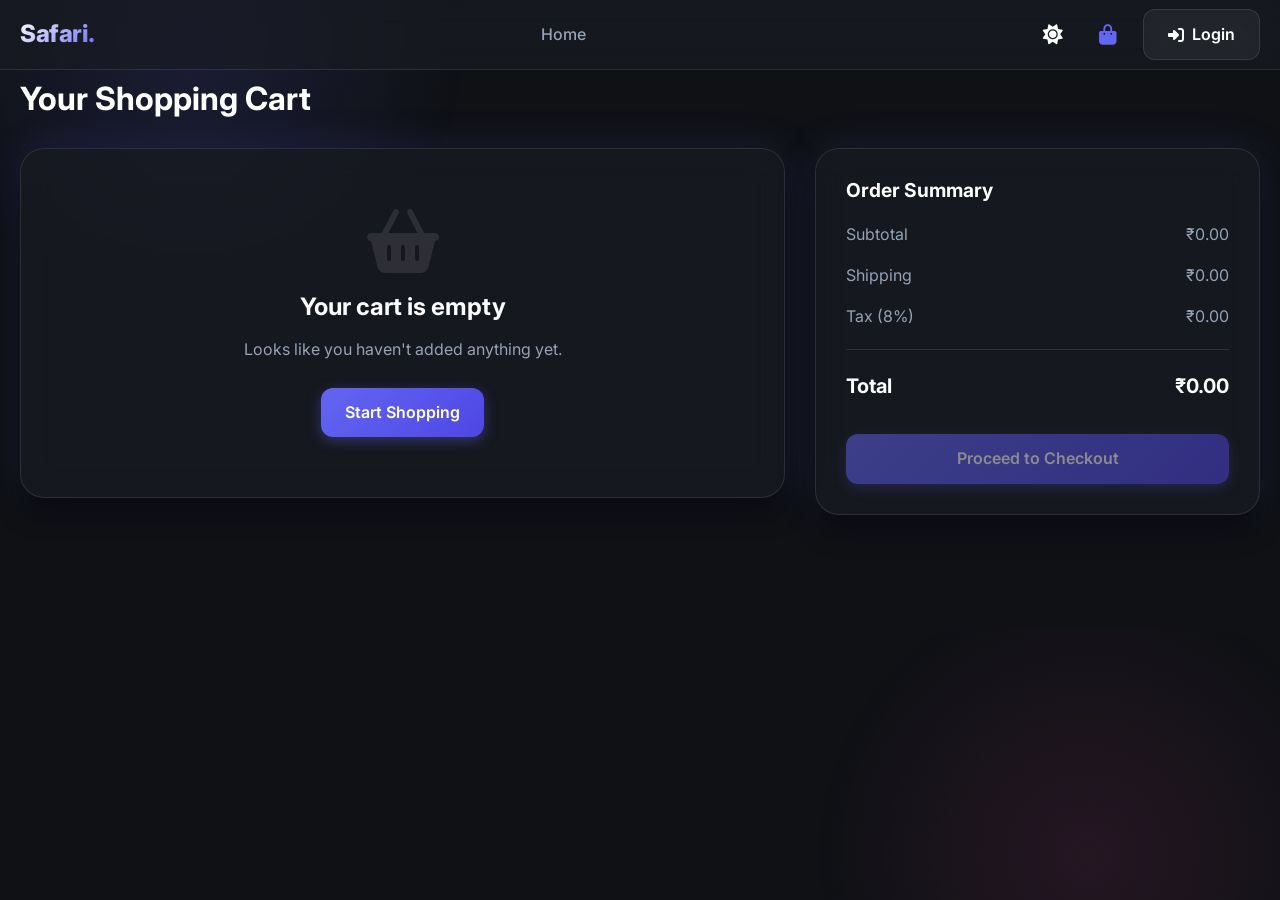
<file: cart.html>
<!DOCTYPE html>
<html lang="en">
<head>
  <meta charset="UTF-8">
  <meta name="viewport" content="width=device-width, initial-scale=1.0">
  <title>Your Cart | Safari Premium</title>
  <link rel="stylesheet" href="css/style.css">
  <link rel="stylesheet" href="css/components.css">
  <link rel="stylesheet" href="css/responsive.css">
  <link rel="stylesheet" href="https://cdnjs.cloudflare.com/ajax/libs/font-awesome/6.4.0/css/all.min.css">
  <style>
    .cart-container {
      display: flex;
      gap: 30px;
      align-items: flex-start;
    }

    .cart-items {
      flex: 2;
    }

    .cart-summary {
      flex: 1;
      position: sticky;
      top: 100px;
    }

    .cart-item {
      display: flex;
      gap: 20px;
      padding: 20px;
      margin-bottom: 20px;
      align-items: center;
    }

    .cart-item-img {
      width: 100px;
      height: 100px;
      border-radius: var(--radius-md);
      object-fit: cover;
    }

    .cart-item-details {
      flex: 1;
    }

    .cart-item-title {
      font-size: 1.1rem;
      margin-bottom: 5px;
    }

    .cart-item-price {
      font-weight: 700;
      color: var(--accent-primary);
      margin-bottom: 10px;
    }

    .cart-controls {
      display: flex;
      align-items: center;
      gap: 15px;
    }

    .qty-control {
      display: flex;
      align-items: center;
      background: var(--bg-glass);
      border: 1px solid var(--border-color);
      border-radius: var(--radius-full);
      overflow: hidden;
    }

    .qty-btn {
      background: transparent;
      border: none;
      color: var(--text-primary);
      width: 30px;
      height: 30px;
      cursor: pointer;
      display: flex;
      align-items: center;
      justify-content: center;
      transition: background var(--transition-fast);
    }

    .qty-btn:hover {
      background: var(--bg-glass-hover);
    }

    .qty-display {
      width: 40px;
      text-align: center;
      font-weight: 600;
    }

    .remove-btn {
      color: var(--danger);
      background: none;
      border: none;
      cursor: pointer;
      font-size: 1.2rem;
      transition: transform var(--transition-fast);
    }

    .remove-btn:hover {
      transform: scale(1.1);
    }

    .summary-row {
      display: flex;
      justify-content: space-between;
      margin-bottom: 15px;
      color: var(--text-secondary);
    }

    .summary-total {
      display: flex;
      justify-content: space-between;
      margin-top: 20px;
      padding-top: 20px;
      border-top: 1px solid var(--border-color);
      font-size: 1.25rem;
      font-weight: 700;
      color: var(--text-primary);
    }

    .empty-cart {
      text-align: center;
      padding: 60px 20px;
    }

    .empty-cart i {
      font-size: 4rem;
      color: var(--border-color);
      margin-bottom: 20px;
    }

    @media (max-width: 900px) {
      .cart-container {
        flex-direction: column;
      }
      .cart-summary {
        width: 100%;
        position: static;
      }
    }

    @media (max-width: 480px) {
      .cart-item {
        flex-direction: column;
        align-items: flex-start;
      }
      .cart-item-img {
        width: 100%;
        height: 200px;
      }
    }
  </style>
</head>
<body>

  <!-- Navigation -->
  <nav class="navbar">
    <div class="nav-container">
      <a href="index.html" class="logo">Safari.</a>
      <ul class="nav-links">
        <li><a href="index.html" class="nav-link">Home</a></li>
      </ul>
      <div class="nav-actions">
        <button id="theme-toggle" class="icon-btn">
          <i id="theme-icon" class="fas fa-sun"></i>
        </button>
        <a href="cart.html" class="icon-btn" style="color: var(--accent-primary);">
          <i class="fas fa-shopping-bag"></i>
          <span id="cart-badge" class="cart-badge" style="display: none;">0</span>
        </a>
        <a href="login.html" id="auth-link" class="btn btn-secondary">
          <i class="fas fa-sign-in-alt"></i> Login
        </a>
      </div>
    </div>
  </nav>

  <!-- Main Content -->
  <main>
    <h1 style="margin-bottom: 30px;">Your Shopping Cart</h1>
    
    <div class="cart-container">
      <div class="cart-items" id="cart-items-container">
        <!-- Rendered via JS -->
      </div>

      <div class="glass-card cart-summary">
        <h3 style="margin-bottom: 20px; font-size: 1.2rem;">Order Summary</h3>
        <div class="summary-row">
          <span>Subtotal</span>
          <span id="summary-subtotal">₹0.00</span>
        </div>
        <div class="summary-row">
          <span>Shipping</span>
          <span id="summary-shipping">₹0.00</span>
        </div>
        <div class="summary-row">
          <span>Tax (8%)</span>
          <span id="summary-tax">₹0.00</span>
        </div>
        <div class="summary-total">
          <span>Total</span>
          <span id="summary-total">₹0.00</span>
        </div>
        <a href="checkout.html" id="checkout-btn" class="btn btn-primary btn-block mt-8">Proceed to Checkout</a>
      </div>
    </div>
  </main>

  <script src="js/app.js"></script>
  <script src="js/cart.js"></script>
</body>
</html>
</file>
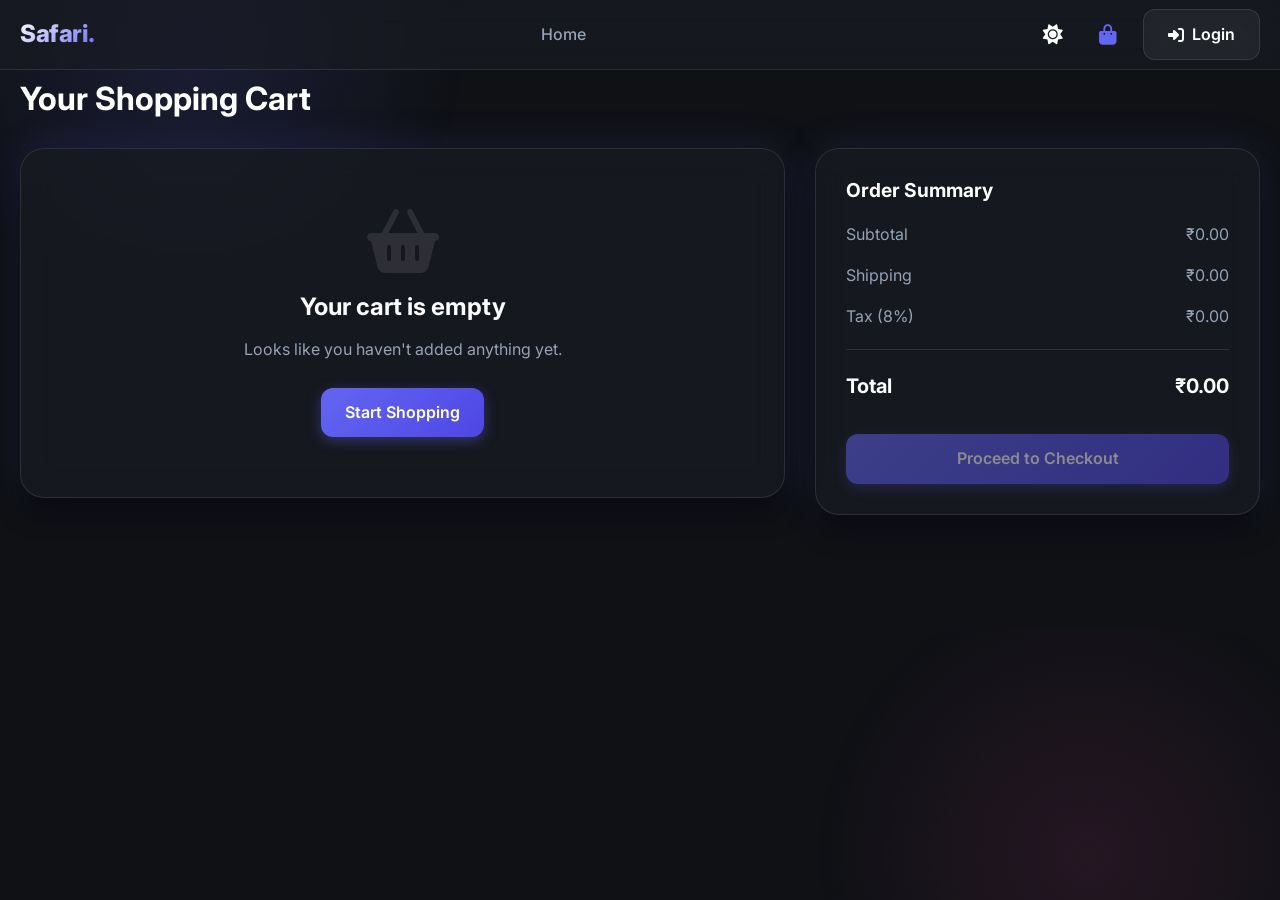
<file: checkout.html>
<!DOCTYPE html>
<html lang="en">
<head>
  <meta charset="UTF-8">
  <meta name="viewport" content="width=device-width, initial-scale=1.0">
  <title>Checkout | Safari Premium</title>
  <link rel="stylesheet" href="css/style.css">
  <link rel="stylesheet" href="css/components.css">
  <link rel="stylesheet" href="css/responsive.css">
  <link rel="stylesheet" href="https://cdnjs.cloudflare.com/ajax/libs/font-awesome/6.4.0/css/all.min.css">
  <style>
    .checkout-container {
      display: flex;
      gap: 40px;
      align-items: flex-start;
    }
    
    .checkout-form-section {
      flex: 2;
    }
    
    .checkout-summary {
      flex: 1;
      position: sticky;
      top: 100px;
    }
    
    .form-grid {
      display: grid;
      grid-template-columns: 1fr 1fr;
      gap: 20px;
    }
    
    .full-width {
      grid-column: 1 / -1;
    }
    
    .section-title {
      font-size: 1.25rem;
      margin-bottom: 20px;
      padding-bottom: 10px;
      border-bottom: 1px solid var(--border-color);
      display: flex;
      align-items: center;
      gap: 10px;
    }

    /* Delivery Tracker */
    .tracker-container {
      display: none; /* Shown after success */
      flex-direction: column;
      align-items: center;
      padding: 60px 20px;
      text-align: center;
    }
    
    .tracker-steps {
      display: flex;
      justify-content: space-between;
      width: 100%;
      max-width: 800px;
      margin: 40px 0;
      position: relative;
    }
    
    .tracker-steps::before {
      content: '';
      position: absolute;
      top: 20px;
      left: 0;
      right: 0;
      height: 4px;
      background: var(--border-color);
      z-index: 1;
    }
    
    .tracker-progress {
      position: absolute;
      top: 20px;
      left: 0;
      height: 4px;
      background: var(--accent-primary);
      z-index: 2;
      transition: width 0.5s ease;
      width: 0%;
    }
    
    .step {
      position: relative;
      z-index: 3;
      display: flex;
      flex-direction: column;
      align-items: center;
      gap: 10px;
      width: 25%;
    }
    
    .step-icon {
      width: 44px;
      height: 44px;
      border-radius: 50%;
      background: var(--bg-surface);
      border: 3px solid var(--border-color);
      display: flex;
      align-items: center;
      justify-content: center;
      color: var(--text-secondary);
      font-size: 1.2rem;
      transition: all 0.3s;
    }
    
    .step.active .step-icon {
      border-color: var(--accent-primary);
      background: var(--accent-primary);
      color: white;
      box-shadow: 0 0 15px rgba(99, 102, 241, 0.5);
    }
    
    .step.completed .step-icon {
      border-color: var(--success);
      background: var(--success);
      color: white;
    }
    
    .step-label {
      font-size: 0.9rem;
      font-weight: 500;
      color: var(--text-secondary);
    }
    
    .step.active .step-label {
      color: var(--text-primary);
      font-weight: 700;
    }

    .success-animation {
      width: 100px;
      height: 100px;
      background: var(--success);
      border-radius: 50%;
      display: flex;
      align-items: center;
      justify-content: center;
      color: white;
      font-size: 3rem;
      margin-bottom: 20px;
      animation: popIn 0.5s cubic-bezier(0.175, 0.885, 0.32, 1.275) forwards;
      transform: scale(0);
    }

    @keyframes popIn {
      to { transform: scale(1); }
    }

    @media (max-width: 900px) {
      .checkout-container {
        flex-direction: column-reverse;
      }
      .checkout-summary {
        width: 100%;
        position: static;
      }
      .form-grid {
        grid-template-columns: 1fr;
      }
      .full-width {
        grid-column: 1;
      }
    }

    @media (max-width: 600px) {
      .step-label {
        font-size: 0.7rem;
      }
    }
  </style>
</head>
<body>

  <!-- Navigation -->
  <nav class="navbar">
    <div class="nav-container">
      <a href="index.html" class="logo">Safari.</a>
      <ul class="nav-links">
        <li><a href="index.html" class="nav-link">Home</a></li>
      </ul>
      <div class="nav-actions">
        <button id="theme-toggle" class="icon-btn">
          <i id="theme-icon" class="fas fa-sun"></i>
        </button>
        <a href="cart.html" class="icon-btn">
          <i class="fas fa-shopping-bag"></i>
          <span id="cart-badge" class="cart-badge" style="display: none;">0</span>
        </a>
      </div>
    </div>
  </nav>

  <!-- Main Content -->
  <main>
    <div id="checkout-view">
      <h1 style="margin-bottom: 30px;">Secure Checkout</h1>
      <div class="checkout-container">
        
        <div class="glass-card checkout-form-section">
          <form id="checkout-form">
            <!-- Shipping Info -->
            <h3 class="section-title"><i class="fas fa-truck"></i> Shipping Address</h3>
            <div class="form-grid">
              <div class="input-group">
                <label>First Name</label>
                <input type="text" class="input-control" required>
              </div>
              <div class="input-group">
                <label>Last Name</label>
                <input type="text" class="input-control" required>
              </div>
              <div class="input-group full-width">
                <label>Address</label>
                <input type="text" class="input-control" placeholder="123 Main St" required>
              </div>
              <div class="input-group">
                <label>City</label>
                <input type="text" class="input-control" required>
              </div>
              <div class="input-group">
                <label>Zip Code</label>
                <input type="text" class="input-control" required>
              </div>
            </div>

            <!-- Payment Info -->
            <h3 class="section-title" style="margin-top: 30px;"><i class="fas fa-credit-card"></i> Payment Method</h3>
            
            <div style="display: flex; gap: 20px; margin-bottom: 20px; padding: 15px; background: var(--bg-glass); border-radius: var(--radius-md); border: 1px solid var(--border-color);">
              <label style="display: flex; align-items: center; gap: 8px; cursor: pointer; font-weight: 600;">
                <input type="radio" name="payment-method" value="card" checked> <i class="far fa-credit-card"></i> Credit/Debit Card
              </label>
              <label style="display: flex; align-items: center; gap: 8px; cursor: pointer; font-weight: 600;">
                <input type="radio" name="payment-method" value="cod"> <i class="fas fa-money-bill-wave" style="color: var(--success);"></i> Cash on Delivery (COD)
              </label>
            </div>

            <div id="card-details-container" class="form-grid">
              <div class="input-group full-width">
                <label>Name on Card</label>
                <input type="text" class="input-control" required>
              </div>
              <div class="input-group full-width">
                <label>Card Number</label>
                <input type="text" id="cc-number" class="input-control" placeholder="0000 0000 0000 0000" maxlength="19" required>
              </div>
              <div class="input-group">
                <label>Expiry (MM/YY)</label>
                <input type="text" id="cc-exp" class="input-control" placeholder="MM/YY" maxlength="5" required>
              </div>
              <div class="input-group">
                <label>CVV</label>
                <input type="text" id="cc-cvv" class="input-control" placeholder="123" maxlength="4" required>
              </div>
            </div>
            
            <button type="submit" class="btn btn-primary btn-block mt-8" style="font-size: 1.1rem; padding: 15px;">Place Order</button>
          </form>
        </div>

        <div class="glass-card checkout-summary">
          <h3 style="margin-bottom: 20px;">Order Summary</h3>
          <div id="checkout-items"></div>
          <hr style="border: 0; border-top: 1px solid var(--border-color); margin: 20px 0;">
          <div style="display: flex; justify-content: space-between; font-weight: 700; font-size: 1.2rem;">
            <span>Total to Pay</span>
            <span id="checkout-total">₹0.00</span>
          </div>
        </div>
      </div>
    </div>

    <!-- Tracker View -->
    <div id="tracker-view" class="tracker-container glass-card">
      <div class="success-animation">
        <i class="fas fa-check"></i>
      </div>
      <h2>Order Placed Successfully!</h2>
      <p style="color: var(--text-secondary); margin-top: 10px;">Order ID: #<span id="order-id"></span></p>
      
      <div class="tracker-steps">
        <div class="tracker-progress" id="tracker-progress"></div>
        <div class="step" id="step-1">
          <div class="step-icon"><i class="fas fa-box"></i></div>
          <div class="step-label">Order Placed</div>
        </div>
        <div class="step" id="step-2">
          <div class="step-icon"><i class="fas fa-cog"></i></div>
          <div class="step-label">Processing</div>
        </div>
        <div class="step" id="step-3">
          <div class="step-icon"><i class="fas fa-truck-fast"></i></div>
          <div class="step-label">In Transit</div>
        </div>
        <div class="step" id="step-4">
          <div class="step-icon"><i class="fas fa-home"></i></div>
          <div class="step-label">Delivered</div>
        </div>
      </div>

      <p id="tracker-status-text" style="margin-top: 30px; font-weight: 600; font-size: 1.1rem;">We've received your order.</p>
      <a href="index.html" class="btn btn-secondary mt-8">Continue Shopping</a>
    </div>

  </main>

  <script src="js/app.js"></script>
  <script src="js/checkout.js"></script>
</body>
</html>
</file>
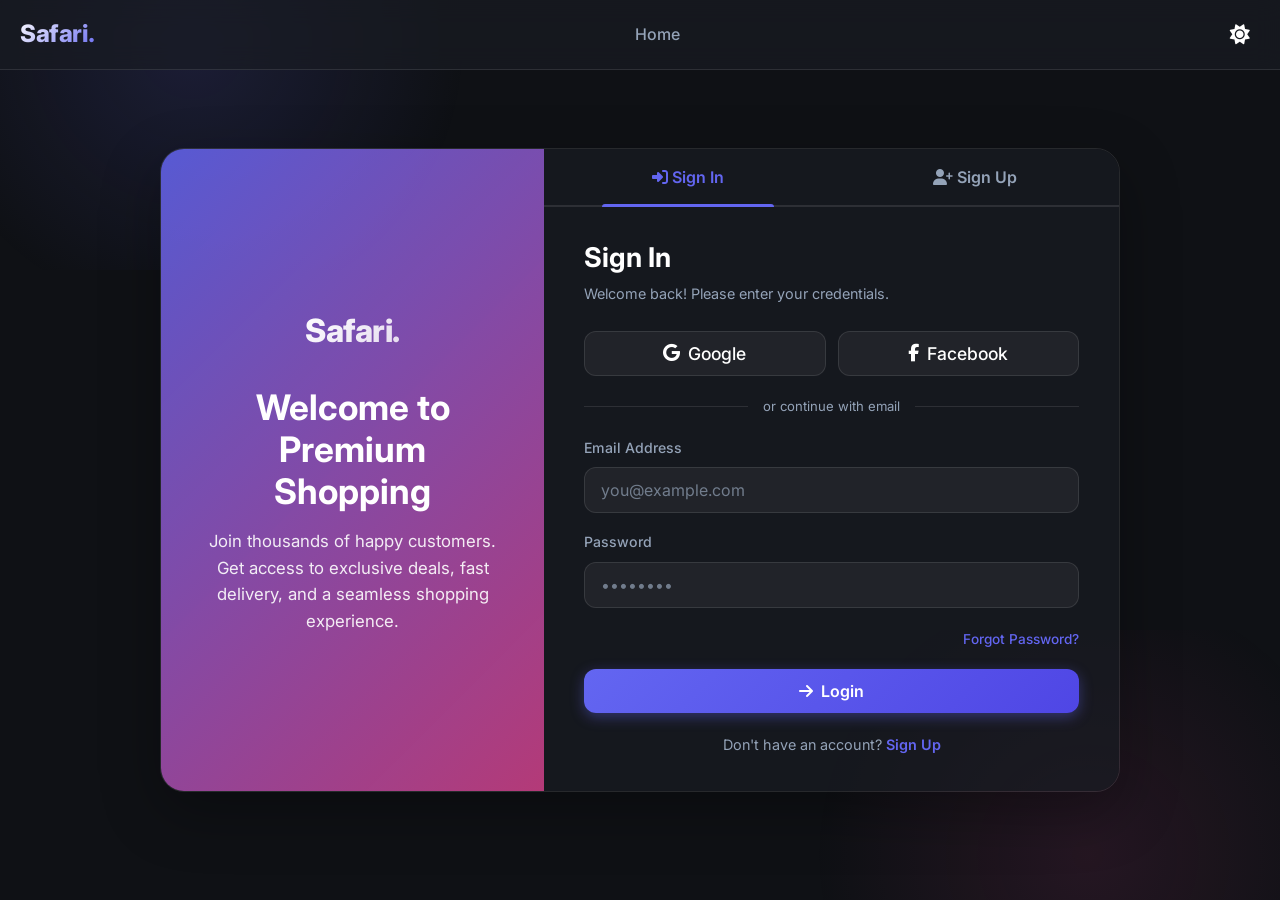
<file: login.html>
<!DOCTYPE html>
<html lang="en">
<head>
  <meta charset="UTF-8">
  <meta name="viewport" content="width=device-width, initial-scale=1.0">
  <title>Login | Safari Premium</title>
  <link rel="stylesheet" href="css/style.css">
  <link rel="stylesheet" href="css/components.css">
  <link rel="stylesheet" href="css/responsive.css">
  <link rel="stylesheet" href="https://cdnjs.cloudflare.com/ajax/libs/font-awesome/6.4.0/css/all.min.css">
  <style>
    .auth-container {
      display: flex;
      min-height: calc(100vh - 120px);
      align-items: center;
      justify-content: center;
      padding: 20px;
    }

    .auth-card {
      display: flex;
      width: 100%;
      max-width: 960px;
      min-height: 560px;
      border-radius: var(--radius-lg);
      overflow: hidden;
      box-shadow: 0 20px 60px rgba(0,0,0,0.3);
      border: 1px solid var(--border-color);
    }

    /* Left side - decorative panel */
    .auth-side-panel {
      width: 40%;
      background: url('https://images.unsplash.com/photo-1618005182384-a83a8bd57fbe?auto=format&fit=crop&w=800&q=80') center/cover;
      position: relative;
      display: flex;
      align-items: center;
      justify-content: center;
      flex-direction: column;
      padding: 40px;
      text-align: center;
      color: white;
    }

    .auth-side-panel::before {
      content: '';
      position: absolute;
      inset: 0;
      background: linear-gradient(135deg, rgba(99,102,241,0.85), rgba(236,72,153,0.75));
    }

    .auth-side-panel * { position: relative; z-index: 1; }

    .auth-side-panel h2 {
      font-size: 2.2rem;
      margin-bottom: 15px;
      line-height: 1.2;
    }

    .auth-side-panel p {
      font-size: 1.05rem;
      opacity: 0.9;
      line-height: 1.6;
    }

    .auth-side-panel .logo {
      font-size: 2rem;
      margin-bottom: 30px;
      background: linear-gradient(135deg, #fff, rgba(255,255,255,0.8));
      -webkit-background-clip: text;
      -webkit-text-fill-color: transparent;
    }

    /* Right side - form area */
    .auth-form-area {
      width: 60%;
      background: var(--bg-surface);
      display: flex;
      flex-direction: column;
    }

    /* Tabs */
    .auth-tabs {
      display: flex;
      border-bottom: 2px solid var(--border-color);
    }

    .auth-tab {
      flex: 1;
      padding: 18px 20px;
      background: none;
      border: none;
      font-size: 1rem;
      font-weight: 600;
      color: var(--text-secondary);
      cursor: pointer;
      position: relative;
      transition: color 0.3s;
      font-family: inherit;
    }

    .auth-tab:hover { color: var(--text-primary); }

    .auth-tab.active {
      color: var(--accent-primary);
    }

    .auth-tab.active::after {
      content: '';
      position: absolute;
      bottom: -2px;
      left: 20%;
      width: 60%;
      height: 3px;
      background: var(--accent-primary);
      border-radius: 3px 3px 0 0;
    }

    /* Form panels */
    .auth-panels {
      flex: 1;
      position: relative;
    }

    .auth-panel {
      display: none;
      padding: 35px 40px;
      animation: authFadeIn 0.35s ease;
    }

    .auth-panel.active { display: block; }

    @keyframes authFadeIn {
      from { opacity: 0; transform: translateY(12px); }
      to { opacity: 1; transform: translateY(0); }
    }

    .auth-panel h2 {
      font-size: 1.7rem;
      margin-bottom: 8px;
    }

    .auth-panel .subtitle {
      color: var(--text-secondary);
      font-size: 0.9rem;
      margin-bottom: 25px;
    }

    .auth-panel .input-group { margin-bottom: 18px; }
    .auth-panel .input-group label { font-size: 0.88rem; }

    .pwd-strength {
      height: 4px;
      border-radius: 2px;
      background: var(--border-color);
      margin-top: -12px;
      margin-bottom: 18px;
      overflow: hidden;
      display: none;
    }

    .pwd-strength-bar {
      height: 100%;
      width: 0%;
      transition: width 0.3s, background-color 0.3s;
    }

    .auth-footer-link {
      text-align: center;
      margin-top: 20px;
      font-size: 0.9rem;
      color: var(--text-secondary);
    }

    .auth-footer-link a {
      color: var(--accent-primary);
      font-weight: 600;
      cursor: pointer;
    }

    .auth-footer-link a:hover { text-decoration: underline; }

    .divider {
      display: flex;
      align-items: center;
      gap: 15px;
      margin: 20px 0;
      color: var(--text-secondary);
      font-size: 0.82rem;
    }

    .divider::before, .divider::after {
      content: '';
      flex: 1;
      height: 1px;
      background: var(--border-color);
    }

    .social-login {
      display: flex;
      gap: 12px;
      margin-bottom: 10px;
    }

    .social-login button {
      flex: 1;
      padding: 11px;
      border-radius: var(--radius-md);
      border: 1px solid var(--border-color);
      background: var(--bg-glass);
      color: var(--text-primary);
      cursor: pointer;
      font-size: 1.1rem;
      transition: all 0.2s;
      display: flex;
      align-items: center;
      justify-content: center;
      gap: 8px;
      font-family: inherit;
      font-weight: 500;
    }

    .social-login button:hover {
      background: var(--bg-glass-hover);
      transform: translateY(-2px);
    }

    @media (max-width: 768px) {
      .auth-card { flex-direction: column; min-height: auto; }
      .auth-side-panel {
        width: 100%;
        min-height: 180px;
        padding: 30px 20px;
      }
      .auth-side-panel h2 { font-size: 1.6rem; }
      .auth-form-area { width: 100%; }
      .auth-panel { padding: 25px 20px; }
    }
  </style>
</head>
<body>

  <!-- Navigation -->
  <nav class="navbar">
    <div class="nav-container">
      <a href="index.html" class="logo">Safari.</a>
      <ul class="nav-links">
        <li><a href="index.html" class="nav-link">Home</a></li>
      </ul>
      <div class="nav-actions">
        <button id="theme-toggle" class="icon-btn">
          <i id="theme-icon" class="fas fa-sun"></i>
        </button>
      </div>
    </div>
  </nav>

  <!-- Main Content -->
  <main>
    <div class="auth-container">
      <div class="auth-card" id="auth-card">

        <!-- Left Panel - Decorative -->
        <div class="auth-side-panel">
          <span class="logo">Safari.</span>
          <h2>Welcome to Premium Shopping</h2>
          <p>Join thousands of happy customers. Get access to exclusive deals, fast delivery, and a seamless shopping experience.</p>
        </div>

        <!-- Right Panel - Forms -->
        <div class="auth-form-area">
          <div class="auth-tabs">
            <button class="auth-tab active" id="tab-signin" onclick="switchAuthTab('signin')">
              <i class="fas fa-sign-in-alt"></i> Sign In
            </button>
            <button class="auth-tab" id="tab-signup" onclick="switchAuthTab('signup')">
              <i class="fas fa-user-plus"></i> Sign Up
            </button>
          </div>

          <div class="auth-panels">
            <!-- Sign In Panel -->
            <div class="auth-panel active" id="panel-signin">
              <h2>Sign In</h2>
              <p class="subtitle">Welcome back! Please enter your credentials.</p>

              <div class="social-login">
                <button onclick="App.showToast('Google login coming soon!')"><i class="fab fa-google"></i> Google</button>
                <button onclick="App.showToast('Facebook login coming soon!')"><i class="fab fa-facebook-f"></i> Facebook</button>
              </div>
              <div class="divider">or continue with email</div>

              <form id="form-login">
                <div class="input-group">
                  <label>Email Address</label>
                  <input type="email" id="login-email" class="input-control" placeholder="you@example.com" required>
                </div>
                <div class="input-group">
                  <label>Password</label>
                  <input type="password" id="login-password" class="input-control" placeholder="••••••••" required>
                </div>
                <div style="text-align: right; margin-bottom: 18px;">
                  <a href="#" id="forgot-pwd-link" style="color: var(--accent-primary); font-size: 0.85rem; font-weight: 500;">Forgot Password?</a>
                </div>
                <button type="submit" class="btn btn-primary btn-block"><i class="fas fa-arrow-right"></i> Login</button>
              </form>

              <div class="auth-footer-link">
                Don't have an account? <a onclick="switchAuthTab('signup')">Sign Up</a>
              </div>

              <!-- Recovery Form (hidden by default) -->
              <div id="recovery-form-wrapper" style="display: none; margin-top: 20px; padding-top: 20px; border-top: 1px solid var(--border-color);">
                <h2 style="font-size: 1.3rem; margin-bottom: 8px;">Reset Password</h2>
                <p style="color: var(--text-secondary); margin-bottom: 15px; font-size: 0.88rem;">Enter your email to receive a recovery link.</p>
                <form id="form-recovery">
                  <div class="input-group">
                    <label>Email Address</label>
                    <input type="email" id="recovery-email" class="input-control" placeholder="you@example.com" required>
                  </div>
                  <button type="submit" class="btn btn-primary btn-block">Send Reset Link</button>
                </form>
                <div style="text-align: center; margin-top: 12px;">
                  <a href="#" id="switch-to-login-from-recovery" style="color: var(--accent-primary); font-size: 0.88rem; font-weight: 600;">Back to Login</a>
                </div>
              </div>
            </div>

            <!-- Sign Up Panel -->
            <div class="auth-panel" id="panel-signup">
              <h2>Create Account</h2>
              <p class="subtitle">Start your shopping journey today!</p>

              <div class="social-login">
                <button onclick="App.showToast('Google signup coming soon!')"><i class="fab fa-google"></i> Google</button>
                <button onclick="App.showToast('Facebook signup coming soon!')"><i class="fab fa-facebook-f"></i> Facebook</button>
              </div>
              <div class="divider">or register with email</div>

              <form id="form-signup">
                <div class="input-group">
                  <label>Full Name</label>
                  <input type="text" id="signup-name" class="input-control" placeholder="John Doe" required>
                </div>
                <div class="input-group">
                  <label>Email Address</label>
                  <input type="email" id="signup-email" class="input-control" placeholder="you@example.com" required>
                </div>
                <div class="input-group">
                  <label>Password</label>
                  <input type="password" id="signup-password" class="input-control" placeholder="Min 6 characters" required>
                </div>
                <div class="pwd-strength" id="pwd-strength-container">
                  <div class="pwd-strength-bar" id="pwd-strength-bar"></div>
                </div>
                <button type="submit" class="btn btn-primary btn-block"><i class="fas fa-user-plus"></i> Sign Up</button>
              </form>

              <div class="auth-footer-link">
                Already have an account? <a onclick="switchAuthTab('signin')">Sign In</a>
              </div>
            </div>
          </div>
        </div>

      </div>
    </div>
  </main>

  <script src="js/app.js"></script>
  <script>
    function switchAuthTab(tab) {
      document.querySelectorAll('.auth-tab').forEach(t => t.classList.remove('active'));
      document.querySelectorAll('.auth-panel').forEach(p => p.classList.remove('active'));
      document.getElementById('tab-' + tab).classList.add('active');
      document.getElementById('panel-' + tab).classList.add('active');
    }
  </script>
  <script src="js/auth.js"></script>
</body>
</html>
</file>
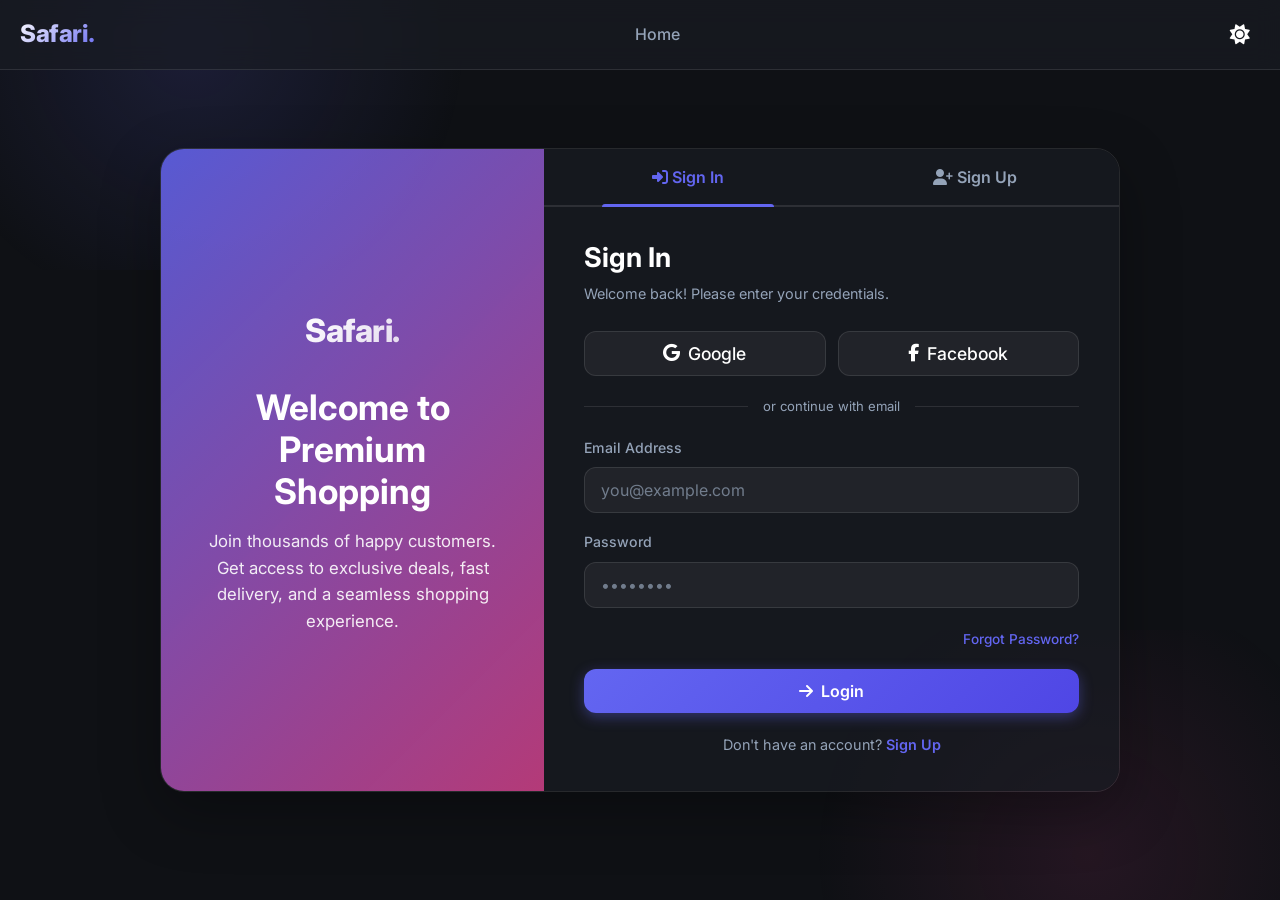
<file: profile.html>
<!DOCTYPE html>
<html lang="en">
<head>
  <meta charset="UTF-8">
  <meta name="viewport" content="width=device-width, initial-scale=1.0">
  <title>Profile | Safari Premium</title>
  <link rel="stylesheet" href="css/style.css">
  <link rel="stylesheet" href="css/components.css">
  <link rel="stylesheet" href="css/responsive.css">
  <link rel="stylesheet" href="https://cdnjs.cloudflare.com/ajax/libs/font-awesome/6.4.0/css/all.min.css">
  <style>
    .profile-container {
      display: flex;
      gap: 30px;
      align-items: flex-start;
    }

    .profile-sidebar {
      flex: 1;
      max-width: 300px;
    }

    .profile-content {
      flex: 3;
    }

    .avatar-wrapper {
      width: 120px;
      height: 120px;
      border-radius: 50%;
      background: linear-gradient(135deg, var(--accent-primary), var(--accent-secondary));
      display: flex;
      align-items: center;
      justify-content: center;
      margin: 0 auto 20px;
      font-size: 3rem;
      color: white;
      box-shadow: var(--shadow-md);
    }

    .profile-name {
      text-align: center;
      font-size: 1.5rem;
      margin-bottom: 5px;
    }

    .profile-email {
      text-align: center;
      color: var(--text-secondary);
      margin-bottom: 30px;
    }

    .order-card {
      border: 1px solid var(--border-color);
      border-radius: var(--radius-md);
      padding: 20px;
      margin-bottom: 20px;
      background: var(--bg-glass);
    }

    .order-header {
      display: flex;
      justify-content: space-between;
      align-items: center;
      margin-bottom: 15px;
      padding-bottom: 15px;
      border-bottom: 1px dashed var(--border-color);
    }

    .status-badge {
      padding: 4px 12px;
      border-radius: var(--radius-full);
      font-size: 0.8rem;
      font-weight: 600;
      background: rgba(16, 185, 129, 0.2);
      color: var(--success);
    }

    .order-item-line {
      display: flex;
      justify-content: space-between;
      color: var(--text-secondary);
      margin-bottom: 8px;
    }

    @media (max-width: 768px) {
      .profile-container {
        flex-direction: column;
      }
      .profile-sidebar {
        max-width: 100%;
        width: 100%;
      }
    }
  </style>
</head>
<body>

  <!-- Navigation -->
  <nav class="navbar">
    <div class="nav-container">
      <a href="index.html" class="logo">Safari.</a>
      <ul class="nav-links">
        <li><a href="index.html" class="nav-link">Home</a></li>
      </ul>
      <div class="nav-actions">
        <button id="theme-toggle" class="icon-btn">
          <i id="theme-icon" class="fas fa-sun"></i>
        </button>
        <a href="cart.html" class="icon-btn">
          <i class="fas fa-shopping-bag"></i>
          <span id="cart-badge" class="cart-badge" style="display: none;">0</span>
        </a>
      </div>
    </div>
  </nav>

  <!-- Main Content -->
  <main>
    <div class="profile-container">
      <!-- Sidebar -->
      <div class="glass-card profile-sidebar">
        <div class="avatar-wrapper" id="profile-initial">
          U
        </div>
        <h2 class="profile-name" id="profile-name">User Name</h2>
        <p class="profile-email" id="profile-email">user@example.com</p>
        
        <button id="logout-btn" class="btn btn-secondary btn-block" style="color: var(--danger); border-color: rgba(239, 68, 68, 0.3);">
          <i class="fas fa-sign-out-alt"></i> Logout
        </button>
      </div>

      <!-- Content -->
      <div class="profile-content">
        <h2 style="margin-bottom: 20px;">Order History</h2>
        <div id="orders-container">
          <!-- Orders injected here -->
        </div>
      </div>
    </div>
  </main>

  <script src="js/app.js"></script>
  <script>
    document.addEventListener('DOMContentLoaded', () => {
      const user = App.getUser();
      if (!user) {
        window.location.href = 'login.html';
        return;
      }

      document.getElementById('profile-name').textContent = user.name;
      document.getElementById('profile-email').textContent = user.email;
      document.getElementById('profile-initial').textContent = user.name.charAt(0).toUpperCase();

      const ordersContainer = document.getElementById('orders-container');
      const orders = user.orders || [];

      if (orders.length === 0) {
        ordersContainer.innerHTML = `
          <div class="glass-card" style="text-align: center; padding: 40px;">
            <i class="fas fa-box-open" style="font-size: 3rem; color: var(--border-color); margin-bottom: 15px;"></i>
            <p style="color: var(--text-secondary);">You haven't placed any orders yet.</p>
            <a href="index.html#catalog" class="btn btn-primary mt-4">Start Shopping</a>
          </div>
        `;
      } else {
        // Reverse to show newest first
        [...orders].reverse().forEach(order => {
          let itemsHtml = order.items.map(item => `
            <div class="order-item-line">
              <span>${item.quantity}x ${item.name}</span>
              <span>₹${(item.price * item.quantity).toFixed(2)}</span>
            </div>
          `).join('');

          ordersContainer.innerHTML += `
            <div class="order-card">
              <div class="order-header">
                <div>
                  <div style="font-weight: 700; margin-bottom: 5px;">Order #${order.id}</div>
                  <div style="font-size: 0.85rem; color: var(--text-secondary);">${order.date}</div>
                </div>
                <div class="status-badge">${order.status || 'Delivered'}</div>
              </div>
              <div style="margin-bottom: 15px;">
                ${itemsHtml}
              </div>
              <div style="text-align: right; font-weight: 700; border-top: 1px solid var(--border-color); padding-top: 10px;">
                Total: ₹${order.total.toFixed(2)}
              </div>
            </div>
          `;
        });
      }

      document.getElementById('logout-btn').addEventListener('click', () => {
        localStorage.removeItem('currentUser');
        window.location.href = 'index.html';
      });
    });
  </script>
</body>
</html>
</file>
<file: css/style.css>
@import url('https://fonts.googleapis.com/css2?family=Inter:wght@300;400;500;600;700;800&display=swap');

:root {
  --bg-color: #0f1115;
  --bg-surface: rgba(25, 28, 35, 0.7);
  --bg-glass: rgba(255, 255, 255, 0.05);
  --bg-glass-hover: rgba(255, 255, 255, 0.1);
  --border-color: rgba(255, 255, 255, 0.1);
  --text-primary: #ffffff;
  --text-secondary: #94a3b8;
  --text-inverse: #0f1115;
  --accent-primary: #6366f1;
  --accent-primary-hover: #4f46e5;
  --accent-secondary: #ec4899;
  --success: #10b981;
  --warning: #f59e0b;
  --danger: #ef4444;
  --shadow-sm: 0 4px 6px -1px rgba(0, 0, 0, 0.5);
  --shadow-md: 0 10px 15px -3px rgba(0, 0, 0, 0.5);
  --shadow-lg: 0 20px 25px -5px rgba(0, 0, 0, 0.5), 0 0 40px rgba(99, 102, 241, 0.15);
  --radius-sm: 8px;
  --radius-md: 12px;
  --radius-lg: 24px;
  --radius-full: 9999px;
  --transition-fast: 0.2s cubic-bezier(0.4, 0, 0.2, 1);
  --transition-normal: 0.3s cubic-bezier(0.4, 0, 0.2, 1);
  --transition-slow: 0.5s cubic-bezier(0.4, 0, 0.2, 1);
}

[data-theme="light"] {
  --bg-color: #f8fafc;
  --bg-surface: rgba(255, 255, 255, 0.8);
  --bg-glass: rgba(0, 0, 0, 0.03);
  --bg-glass-hover: rgba(0, 0, 0, 0.06);
  --border-color: rgba(0, 0, 0, 0.08);
  --text-primary: #0f172a;
  --text-secondary: #475569;
  --text-inverse: #ffffff;
  --accent-primary: #4f46e5;
  --accent-primary-hover: #4338ca;
  --accent-secondary: #db2777;
  --shadow-sm: 0 4px 6px -1px rgba(0, 0, 0, 0.05);
  --shadow-md: 0 10px 15px -3px rgba(0, 0, 0, 0.05);
  --shadow-lg: 0 20px 25px -5px rgba(0, 0, 0, 0.05), 0 0 40px rgba(79, 70, 229, 0.1);
}

* { margin: 0; padding: 0; box-sizing: border-box; }

body {
  font-family: 'Inter', sans-serif;
  background-color: var(--bg-color);
  color: var(--text-primary);
  line-height: 1.6;
  min-height: 100vh;
  display: flex;
  flex-direction: column;
  transition: background-color var(--transition-normal), color var(--transition-normal);
  overflow-x: hidden;
}

body::before {
  content: '';
  position: fixed; top: -20%; left: -10%; width: 50%; height: 50%;
  background: radial-gradient(circle, rgba(99,102,241,0.15) 0%, rgba(0,0,0,0) 70%);
  z-index: -1; pointer-events: none;
}
body::after {
  content: '';
  position: fixed; bottom: -20%; right: -10%; width: 50%; height: 50%;
  background: radial-gradient(circle, rgba(236,72,153,0.1) 0%, rgba(0,0,0,0) 70%);
  z-index: -1; pointer-events: none;
}

main {
  flex: 1; width: 100%; max-width: 1280px;
  margin: 0 auto; padding: 80px 20px 40px 20px;
}

a { text-decoration: none; color: inherit; }
ul { list-style: none; }
h1,h2,h3,h4,h5,h6 { font-weight: 700; line-height: 1.2; }
button, input, select, textarea { font-family: inherit; }

/* Scrollbar */
::-webkit-scrollbar { width: 8px; }
::-webkit-scrollbar-track { background: var(--bg-color); }
::-webkit-scrollbar-thumb { background: var(--border-color); border-radius: var(--radius-full); }
::-webkit-scrollbar-thumb:hover { background: var(--text-secondary); }

/* Scroll Reveal */
.reveal {
  opacity: 0;
  transform: translateY(30px);
  transition: all 0.6s cubic-bezier(0.16, 1, 0.3, 1);
}
.reveal.visible {
  opacity: 1;
  transform: translateY(0);
}

/* Scroll to Top */
.scroll-top-btn {
  position: fixed;
  bottom: 100px;
  right: 30px;
  width: 44px;
  height: 44px;
  border-radius: 50%;
  background: var(--accent-primary);
  color: white;
  border: none;
  display: flex;
  align-items: center;
  justify-content: center;
  font-size: 1.2rem;
  cursor: pointer;
  z-index: 999;
  box-shadow: var(--shadow-md);
  opacity: 0;
  pointer-events: none;
  transform: translateY(20px);
  transition: all var(--transition-normal);
}
.scroll-top-btn.visible {
  opacity: 1;
  pointer-events: all;
  transform: translateY(0);
}
.scroll-top-btn:hover {
  transform: translateY(-3px);
  box-shadow: 0 6px 20px rgba(99,102,241,0.5);
}
</file>
<file: css/components.css>
/* Nav Bar */
.navbar {
  position: fixed;
  top: 0;
  left: 0;
  right: 0;
  height: 70px;
  background: var(--bg-surface);
  backdrop-filter: blur(12px);
  -webkit-backdrop-filter: blur(12px);
  border-bottom: 1px solid var(--border-color);
  z-index: 1000;
  display: flex;
  align-items: center;
  transition: all var(--transition-normal);
}

.nav-container {
  width: 100%;
  max-width: 1280px;
  margin: 0 auto;
  padding: 0 20px;
  display: flex;
  justify-content: space-between;
  align-items: center;
}

.logo {
  font-size: 1.5rem;
  font-weight: 800;
  background: linear-gradient(135deg, var(--text-primary), var(--accent-primary));
  -webkit-background-clip: text;
  -webkit-text-fill-color: transparent;
  letter-spacing: -0.5px;
}

.nav-links {
  display: flex;
  gap: 30px;
  align-items: center;
}

.nav-link {
  font-weight: 500;
  color: var(--text-secondary);
  transition: color var(--transition-fast);
  position: relative;
}

.nav-link:hover, .nav-link.active {
  color: var(--text-primary);
}

.nav-link::after {
  content: '';
  position: absolute;
  bottom: -4px;
  left: 0;
  width: 0;
  height: 2px;
  background: var(--accent-primary);
  transition: width var(--transition-fast);
}

.nav-link:hover::after, .nav-link.active::after {
  width: 100%;
}

.nav-actions {
  display: flex;
  align-items: center;
  gap: 15px;
}

.icon-btn {
  background: transparent;
  border: none;
  color: var(--text-primary);
  font-size: 1.25rem;
  cursor: pointer;
  width: 40px;
  height: 40px;
  border-radius: var(--radius-full);
  display: flex;
  align-items: center;
  justify-content: center;
  transition: background var(--transition-fast), transform var(--transition-fast);
  position: relative;
}

.icon-btn:hover {
  background: var(--bg-glass-hover);
  transform: translateY(-2px);
}

.cart-badge {
  position: absolute;
  top: 0px;
  right: 0px;
  background: var(--accent-secondary);
  color: white;
  font-size: 0.7rem;
  font-weight: 700;
  width: 18px;
  height: 18px;
  border-radius: 50%;
  display: flex;
  align-items: center;
  justify-content: center;
  border: 2px solid var(--bg-surface);
}

/* Buttons */
.btn {
  display: inline-flex;
  align-items: center;
  justify-content: center;
  gap: 8px;
  padding: 12px 24px;
  font-size: 1rem;
  font-weight: 600;
  border-radius: var(--radius-md);
  cursor: pointer;
  transition: all var(--transition-fast);
  border: none;
}

.btn-primary {
  background: linear-gradient(135deg, var(--accent-primary), var(--accent-primary-hover));
  color: #ffffff;
  box-shadow: 0 4px 14px 0 rgba(99, 102, 241, 0.39);
}

.btn-primary:hover {
  transform: translateY(-2px);
  box-shadow: 0 6px 20px rgba(99, 102, 241, 0.5);
}

.btn-secondary {
  background: var(--bg-glass);
  color: var(--text-primary);
  border: 1px solid var(--border-color);
  backdrop-filter: blur(10px);
}

.btn-secondary:hover {
  background: var(--bg-glass-hover);
  transform: translateY(-2px);
}

.btn-block {
  width: 100%;
}

/* Inputs */
.input-group {
  margin-bottom: 20px;
}

.input-group label {
  display: block;
  margin-bottom: 8px;
  font-size: 0.9rem;
  font-weight: 500;
  color: var(--text-secondary);
}

.input-control {
  width: 100%;
  padding: 12px 16px;
  background: var(--bg-glass);
  border: 1px solid var(--border-color);
  border-radius: var(--radius-md);
  color: var(--text-primary);
  font-size: 1rem;
  transition: all var(--transition-fast);
}

.input-control:focus {
  outline: none;
  border-color: var(--accent-primary);
  box-shadow: 0 0 0 3px rgba(99, 102, 241, 0.2);
  background: var(--bg-surface);
}

.input-control::placeholder {
  color: var(--text-secondary);
  opacity: 0.7;
}

/* Glass Card */
.glass-card {
  background: var(--bg-surface);
  backdrop-filter: blur(16px);
  -webkit-backdrop-filter: blur(16px);
  border: 1px solid var(--border-color);
  border-radius: var(--radius-lg);
  padding: 30px;
  box-shadow: var(--shadow-lg);
}

/* Animations */
@keyframes fadeIn {
  from { opacity: 0; transform: translateY(20px); }
  to { opacity: 1; transform: translateY(0); }
}

.animate-fade-in {
  animation: fadeIn 0.6s cubic-bezier(0.4, 0, 0.2, 1) forwards;
}

@keyframes pulse-glow {
  0% { box-shadow: 0 0 0 0 rgba(99, 102, 241, 0.4); }
  70% { box-shadow: 0 0 0 10px rgba(99, 102, 241, 0); }
  100% { box-shadow: 0 0 0 0 rgba(99, 102, 241, 0); }
}

/* Loader */
.loader {
  border: 3px solid var(--bg-glass);
  border-top: 3px solid var(--accent-primary);
  border-radius: 50%;
  width: 24px;
  height: 24px;
  animation: spin 1s linear infinite;
  display: inline-block;
}

@keyframes spin {
  0% { transform: rotate(0deg); }
  100% { transform: rotate(360deg); }
}

/* Layout Utilities */
.flex-between {
  display: flex;
  justify-content: space-between;
  align-items: center;
}

.flex-center {
  display: flex;
  justify-content: center;
  align-items: center;
}

.text-center {
  text-align: center;
}

.mt-4 { margin-top: 1rem; }
.mt-8 { margin-top: 2rem; }
.mb-4 { margin-bottom: 1rem; }
.mb-8 { margin-bottom: 2rem; }

/* AI Chat Widget */
.chat-widget {
  position: fixed;
  bottom: 30px;
  right: 30px;
  z-index: 1000;
}

.chat-toggle {
  width: 60px;
  height: 60px;
  border-radius: 50%;
  background: linear-gradient(135deg, var(--accent-primary), var(--accent-secondary));
  color: white;
  display: flex;
  align-items: center;
  justify-content: center;
  font-size: 1.5rem;
  cursor: pointer;
  box-shadow: 0 10px 25px rgba(99, 102, 241, 0.5);
  transition: transform var(--transition-fast);
  border: none;
}

.chat-toggle:hover {
  transform: scale(1.1);
}

.chat-window {
  position: absolute;
  bottom: 80px;
  right: 0;
  width: 350px;
  height: 500px;
  background: var(--bg-surface);
  backdrop-filter: blur(20px);
  border: 1px solid var(--border-color);
  border-radius: var(--radius-lg);
  box-shadow: var(--shadow-lg);
  display: flex;
  flex-direction: column;
  overflow: hidden;
  transform-origin: bottom right;
  transition: all var(--transition-normal);
  opacity: 0;
  pointer-events: none;
  transform: scale(0.8) translateY(20px);
}

.chat-window.active {
  opacity: 1;
  pointer-events: all;
  transform: scale(1) translateY(0);
}

.chat-header {
  padding: 15px 20px;
  background: rgba(0, 0, 0, 0.2);
  border-bottom: 1px solid var(--border-color);
  display: flex;
  justify-content: space-between;
  align-items: center;
}

.chat-header h3 {
  font-size: 1rem;
  display: flex;
  align-items: center;
  gap: 10px;
}

.chat-close {
  background: none;
  border: none;
  color: var(--text-secondary);
  cursor: pointer;
  font-size: 1.2rem;
}

.chat-messages {
  flex: 1;
  padding: 20px;
  overflow-y: auto;
  display: flex;
  flex-direction: column;
  gap: 15px;
}

.chat-msg {
  max-width: 80%;
  padding: 12px 16px;
  border-radius: var(--radius-md);
  font-size: 0.95rem;
  animation: fadeIn 0.3s ease forwards;
}

.chat-msg.bot {
  background: var(--bg-glass);
  align-self: flex-start;
  border-bottom-left-radius: 4px;
}

.chat-msg.user {
  background: var(--accent-primary);
  color: white;
  align-self: flex-end;
  border-bottom-right-radius: 4px;
}

.chat-input-area {
  padding: 15px;
  border-top: 1px solid var(--border-color);
  display: flex;
  gap: 10px;
}

.chat-input {
  flex: 1;
  background: var(--bg-glass);
  border: 1px solid var(--border-color);
  border-radius: var(--radius-full);
  padding: 10px 15px;
  color: var(--text-primary);
  outline: none;
}

.chat-input:focus {
  border-color: var(--accent-primary);
}

.chat-send {
  background: var(--accent-primary);
  color: white;
  border: none;
  border-radius: 50%;
  width: 40px;
  height: 40px;
  display: flex;
  align-items: center;
  justify-content: center;
  cursor: pointer;
  transition: background var(--transition-fast);
}

.chat-send:hover {
  background: var(--accent-primary-hover);
}
</file>
<file: css/responsive.css>
/* Mobile and Tablet Media Queries */

/* Mobile Nav Menu */
.mobile-menu-btn {
  display: none;
  background: transparent;
  border: none;
  color: var(--text-primary);
  font-size: 1.4rem;
  cursor: pointer;
  width: 40px;
  height: 40px;
  border-radius: var(--radius-full);
  align-items: center;
  justify-content: center;
  transition: background var(--transition-fast);
}

.mobile-menu-btn:hover {
  background: var(--bg-glass-hover);
}

.mobile-overlay {
  display: none;
  position: fixed;
  top: 0; left: 0; right: 0; bottom: 0;
  background: rgba(0,0,0,0.5);
  z-index: 999;
  backdrop-filter: blur(4px);
}

.mobile-overlay.active { display: block; }

.mobile-drawer {
  position: fixed;
  top: 0;
  right: -300px;
  width: 280px;
  height: 100%;
  background: var(--bg-surface);
  backdrop-filter: blur(20px);
  border-left: 1px solid var(--border-color);
  z-index: 1000;
  transition: right 0.3s cubic-bezier(0.4, 0, 0.2, 1);
  padding: 30px 20px;
  display: flex;
  flex-direction: column;
  gap: 5px;
}

.mobile-drawer.active { right: 0; }

.mobile-drawer-header {
  display: flex;
  justify-content: space-between;
  align-items: center;
  margin-bottom: 30px;
  padding-bottom: 20px;
  border-bottom: 1px solid var(--border-color);
}

.mobile-drawer-close {
  background: none;
  border: none;
  color: var(--text-primary);
  font-size: 1.3rem;
  cursor: pointer;
}

.mobile-drawer .mobile-link {
  display: flex;
  align-items: center;
  gap: 12px;
  padding: 14px 16px;
  border-radius: var(--radius-md);
  color: var(--text-primary);
  font-weight: 500;
  transition: background var(--transition-fast);
}

.mobile-drawer .mobile-link:hover {
  background: var(--bg-glass-hover);
}

.mobile-drawer .mobile-link i {
  width: 20px;
  text-align: center;
  color: var(--accent-primary);
}

@media (max-width: 1024px) {
  .nav-container { padding: 0 15px; }
}

@media (max-width: 768px) {
  .nav-links { display: none; }
  .mobile-menu-btn { display: flex; }

  main { padding-top: 70px; }
  
  .glass-card { padding: 20px; }
  
  .chat-window {
    width: calc(100vw - 40px);
    right: -10px;
    bottom: 70px;
    height: 60vh;
  }
}

@media (max-width: 480px) {
  h1 { font-size: 2rem; }
  h2 { font-size: 1.5rem; }
  .btn { width: 100%; justify-content: center; }
}
</file>
